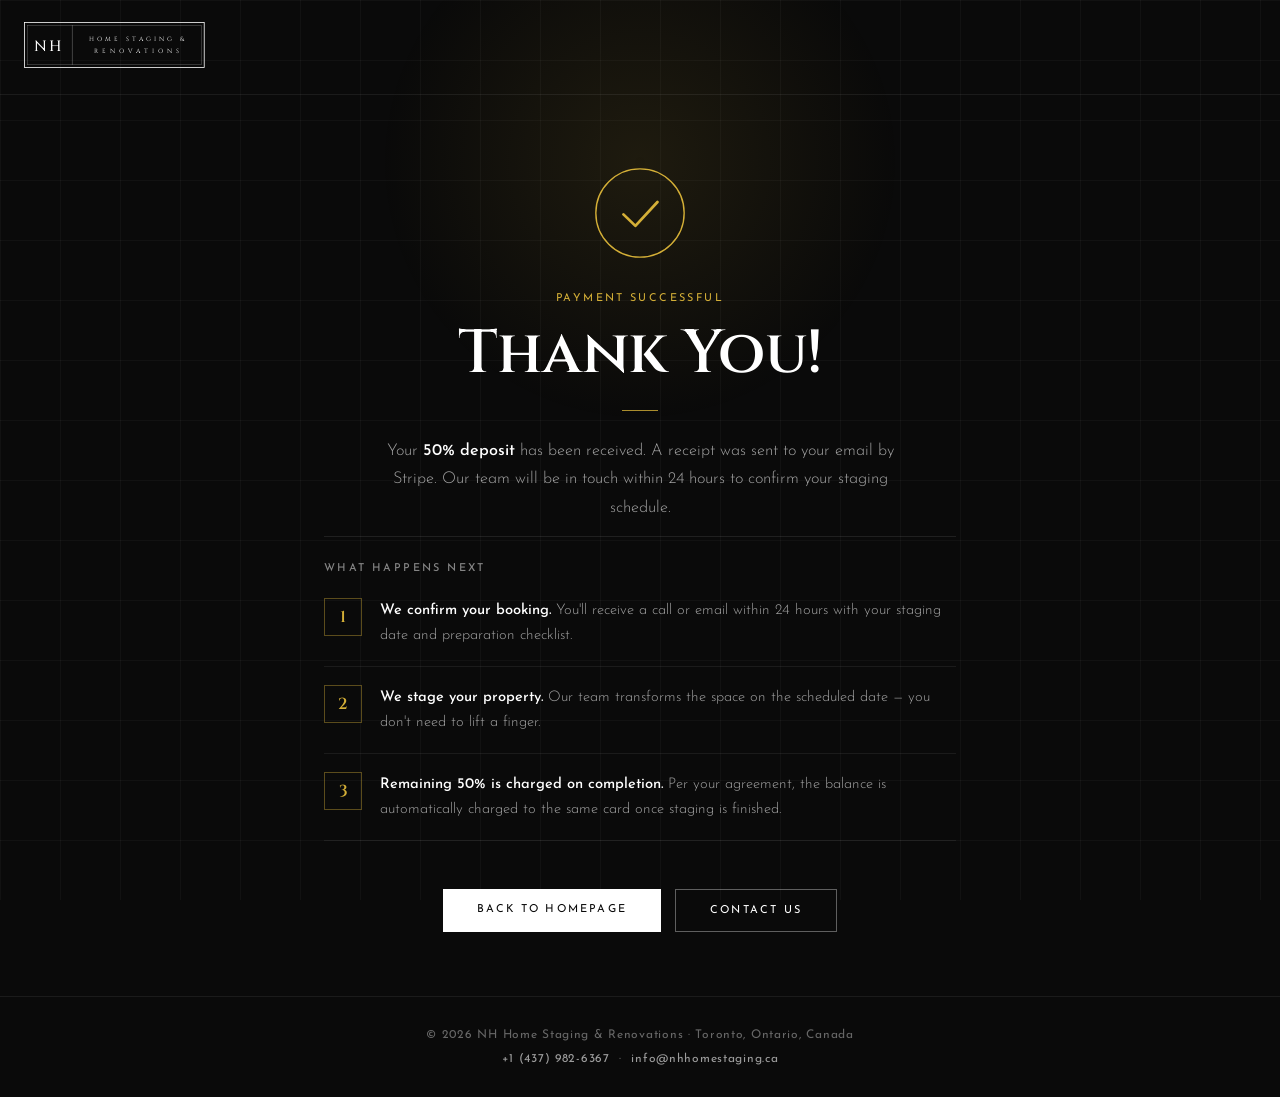
<file: thank-you.html>
<!DOCTYPE html>
<html lang="en">
<head>
    <meta charset="UTF-8">
    <meta name="viewport" content="width=device-width, initial-scale=1.0">
    <title>Thank You — Payment Received | NH Staging &amp; Renovations</title>
    <meta name="description" content="Thank you — your deposit payment to NH Staging & Renovations was received successfully.">
    <meta name="robots" content="noindex, nofollow">
    <meta name="theme-color" content="#0A0A0A">

    <link rel="icon" href="/images/logos/favicon.ico" sizes="48x48">
    <link rel="icon" href="/images/logos/favicon.svg" type="image/svg+xml">
    <link rel="apple-touch-icon" sizes="180x180" href="/images/logos/apple-touch-icon.png">

    <link rel="preconnect" href="https://fonts.googleapis.com">
    <link rel="preconnect" href="https://fonts.gstatic.com" crossorigin>
    <link href="https://fonts.googleapis.com/css2?family=Cinzel:wght@400;500;600;700&family=Josefin+Sans:ital,wght@0,300;0,400;0,500;0,600;0,700;1,300;1,400&display=swap" rel="stylesheet">

    <style>
        *, *::before, *::after { box-sizing: border-box; margin: 0; padding: 0; }
        html { -webkit-text-size-adjust: 100%; }
        body {
            font-family: 'Josefin Sans', sans-serif;
            background: #0A0A0A;
            color: #fff;
            min-height: 100vh;
            display: flex;
            flex-direction: column;
            opacity: 0;
            transition: opacity .6s ease;
        }
        body.loaded { opacity: 1; }

        /* Subtle grid backdrop, like the homepage hero */
        .backdrop {
            position: fixed; inset: 0; z-index: 0; pointer-events: none;
            background-image:
                linear-gradient(rgba(255,255,255,.035) 1px, transparent 1px),
                linear-gradient(90deg, rgba(255,255,255,.035) 1px, transparent 1px);
            background-size: 60px 60px;
        }
        .glow {
            position: fixed; z-index: 0; pointer-events: none;
            width: 520px; height: 520px; left: 50%; top: 18%;
            transform: translate(-50%, -50%);
            background: radial-gradient(closest-side, rgba(212,175,55,.10), transparent);
        }

        header {
            position: relative; z-index: 1;
            padding: 22px 24px;
            border-bottom: 1px solid rgba(255,255,255,.07);
        }
        header a { display: inline-block; }

        main {
            position: relative; z-index: 1;
            flex: 1;
            display: flex; flex-direction: column; align-items: center;
            text-align: center;
            padding: 72px 24px 64px;
            max-width: 680px;
            margin: 0 auto;
            width: 100%;
        }

        /* Animated gold check */
        .check-wrap { margin-bottom: 30px; }
        .check-ring {
            stroke-dasharray: 302; stroke-dashoffset: 302;
            animation: draw 1s cubic-bezier(.22,1,.36,1) .15s forwards;
        }
        .check-mark {
            stroke-dasharray: 60; stroke-dashoffset: 60;
            animation: draw .45s cubic-bezier(.22,1,.36,1) .9s forwards;
        }
        @keyframes draw { to { stroke-dashoffset: 0; } }

        .label {
            font-size: .68rem; letter-spacing: .22em; text-transform: uppercase;
            color: #D4AF37; margin-bottom: 18px;
        }
        h1 {
            font-family: 'Cinzel', serif;
            font-weight: 600;
            font-size: clamp(2.4rem, 6vw, 3.8rem);
            line-height: 1.08;
            letter-spacing: -0.01em;
            margin-bottom: 22px;
        }
        .divider {
            width: 36px; height: 1px; background: #D4AF37;
            margin-bottom: 26px; opacity: .8;
        }
        .lede {
            color: rgba(255,255,255,.62);
            font-size: 1.02rem; font-weight: 300; line-height: 1.75;
            max-width: 520px; margin-bottom: 14px;
        }
        .lede strong { color: #fff; font-weight: 500; }
        .ref {
            font-size: .78rem; color: rgba(255,255,255,.38);
            letter-spacing: .04em; margin-bottom: 46px;
            word-break: break-all;
        }
        .ref span { color: rgba(255,255,255,.6); }

        /* What happens next */
        .steps {
            width: 100%; text-align: left;
            border-top: 1px solid rgba(255,255,255,.09);
            margin-bottom: 48px;
        }
        .steps h2 {
            font-size: .68rem; letter-spacing: .22em; text-transform: uppercase;
            color: rgba(255,255,255,.5); font-weight: 500;
            padding: 26px 0 6px;
        }
        .step {
            display: flex; gap: 18px; align-items: flex-start;
            padding: 18px 0;
            border-bottom: 1px solid rgba(255,255,255,.07);
        }
        .step-num {
            font-family: 'Cinzel', serif; color: #D4AF37;
            font-size: 1rem; font-weight: 600;
            border: 1px solid rgba(212,175,55,.4);
            width: 38px; height: 38px; flex-shrink: 0;
            display: flex; align-items: center; justify-content: center;
        }
        .step p { color: rgba(255,255,255,.62); font-size: .92rem; line-height: 1.7; font-weight: 300; }
        .step p strong { color: #fff; font-weight: 500; }

        /* Buttons */
        .actions { display: flex; flex-direction: column; gap: 14px; width: 100%; max-width: 340px; }
        @media (min-width: 480px) { .actions { flex-direction: row; justify-content: center; max-width: none; } }
        .btn {
            display: inline-block; text-decoration: none; cursor: pointer;
            padding: 15px 34px;
            font-family: 'Josefin Sans', sans-serif;
            font-size: 11px; letter-spacing: .2em; text-transform: uppercase;
            transition: background .2s, color .2s, transform .2s;
            text-align: center;
        }
        .btn-solid { background: #fff; color: #0A0A0A; }
        .btn-solid:hover { background: #D4AF37; color: #0A0A0A; transform: translateY(-1px); }
        .btn-outline { border: 1px solid rgba(255,255,255,.35); color: #fff; }
        .btn-outline:hover { background: #fff; color: #0A0A0A; }

        footer {
            position: relative; z-index: 1;
            border-top: 1px solid rgba(255,255,255,.07);
            padding: 26px 24px;
            text-align: center;
        }
        footer p { color: rgba(255,255,255,.38); font-size: .75rem; letter-spacing: .06em; line-height: 2; }
        footer a { color: rgba(255,255,255,.6); text-decoration: none; }
        footer a:hover { color: #D4AF37; }

        @media (prefers-reduced-motion: reduce) {
            body { opacity: 1; transition: none; }
            .check-ring, .check-mark { animation: none; stroke-dashoffset: 0; }
        }
    </style>
</head>
<body>

<div class="backdrop" aria-hidden="true"></div>
<div class="glow" aria-hidden="true"></div>

<header>
    <a href="/" aria-label="NH Home Staging &amp; Renovations — home">
        <svg xmlns="http://www.w3.org/2000/svg" viewBox="0 0 228 58" height="46" role="img" aria-label="NH Home Staging &amp; Renovations logo">
            <rect x="0.75" y="0.75" width="226.5" height="56.5" fill="none" stroke="white" stroke-width="1"/>
            <rect x="4" y="4" width="220" height="50" fill="none" stroke="white" stroke-width="0.45" opacity="0.5"/>
            <line x1="61" y1="4" x2="61" y2="54" stroke="white" stroke-width="0.6" opacity="0.5"/>
            <text x="30.5" y="37" font-family="Cinzel, serif" font-size="19" font-weight="500" fill="white" text-anchor="middle" letter-spacing="1.5">NH</text>
            <text x="144" y="24.5" font-family="Cinzel, serif" font-size="7.8" font-weight="400" fill="white" text-anchor="middle" letter-spacing="3.8">HOME STAGING &amp;</text>
            <text x="144" y="39.5" font-family="Cinzel, serif" font-size="7.8" font-weight="400" fill="white" text-anchor="middle" letter-spacing="5">RENOVATIONS</text>
        </svg>
    </a>
</header>

<main>
    <div class="check-wrap" aria-hidden="true">
        <svg width="92" height="92" viewBox="0 0 100 100" fill="none">
            <circle class="check-ring" cx="50" cy="50" r="48" stroke="#D4AF37" stroke-width="1.5"/>
            <path class="check-mark" d="M32 51.5 L45 64 L69 38" stroke="#D4AF37" stroke-width="3" stroke-linecap="round" stroke-linejoin="round"/>
        </svg>
    </div>

    <p class="label">Payment Successful</p>
    <h1>Thank You!</h1>
    <div class="divider" aria-hidden="true"></div>

    <p class="lede">
        Your <strong>50% deposit</strong> has been received. A receipt was sent to your email by Stripe.
        Our team will be in touch within 24 hours to confirm your staging schedule.
    </p>
    <p class="ref" id="ref-row">Payment reference: <span id="ref-id"></span></p>

    <div class="steps">
        <h2>What happens next</h2>
        <div class="step">
            <div class="step-num">1</div>
            <p><strong>We confirm your booking.</strong> You'll receive a call or email within 24 hours with your staging date and preparation checklist.</p>
        </div>
        <div class="step">
            <div class="step-num">2</div>
            <p><strong>We stage your property.</strong> Our team transforms the space on the scheduled date — you don't need to lift a finger.</p>
        </div>
        <div class="step">
            <div class="step-num">3</div>
            <p><strong>Remaining 50% is charged on completion.</strong> Per your agreement, the balance is automatically charged to the same card once staging is finished.</p>
        </div>
    </div>

    <div class="actions">
        <a class="btn btn-solid" href="/">Back to Homepage</a>
        <a class="btn btn-outline" href="/#contact">Contact Us</a>
    </div>
</main>

<footer>
    <p>
        &copy; 2026 NH Home Staging &amp; Renovations · Toronto, Ontario, Canada<br>
        <a href="tel:+14379826367">+1 (437) 982-6367</a> &nbsp;·&nbsp; <a href="mailto:info@nhhomestaging.ca">info@nhhomestaging.ca</a>
    </p>
</footer>

<script>
(function () {
    document.body.classList.add('loaded');
    // Stripe appends ?session_id={CHECKOUT_SESSION_ID} — show it as a payment reference.
    var sid = new URLSearchParams(window.location.search).get('session_id');
    var row = document.getElementById('ref-row');
    if (sid) {
        document.getElementById('ref-id').textContent = sid;
    } else if (row) {
        row.style.display = 'none';
    }
})();
</script>

</body>
</html>
</file>
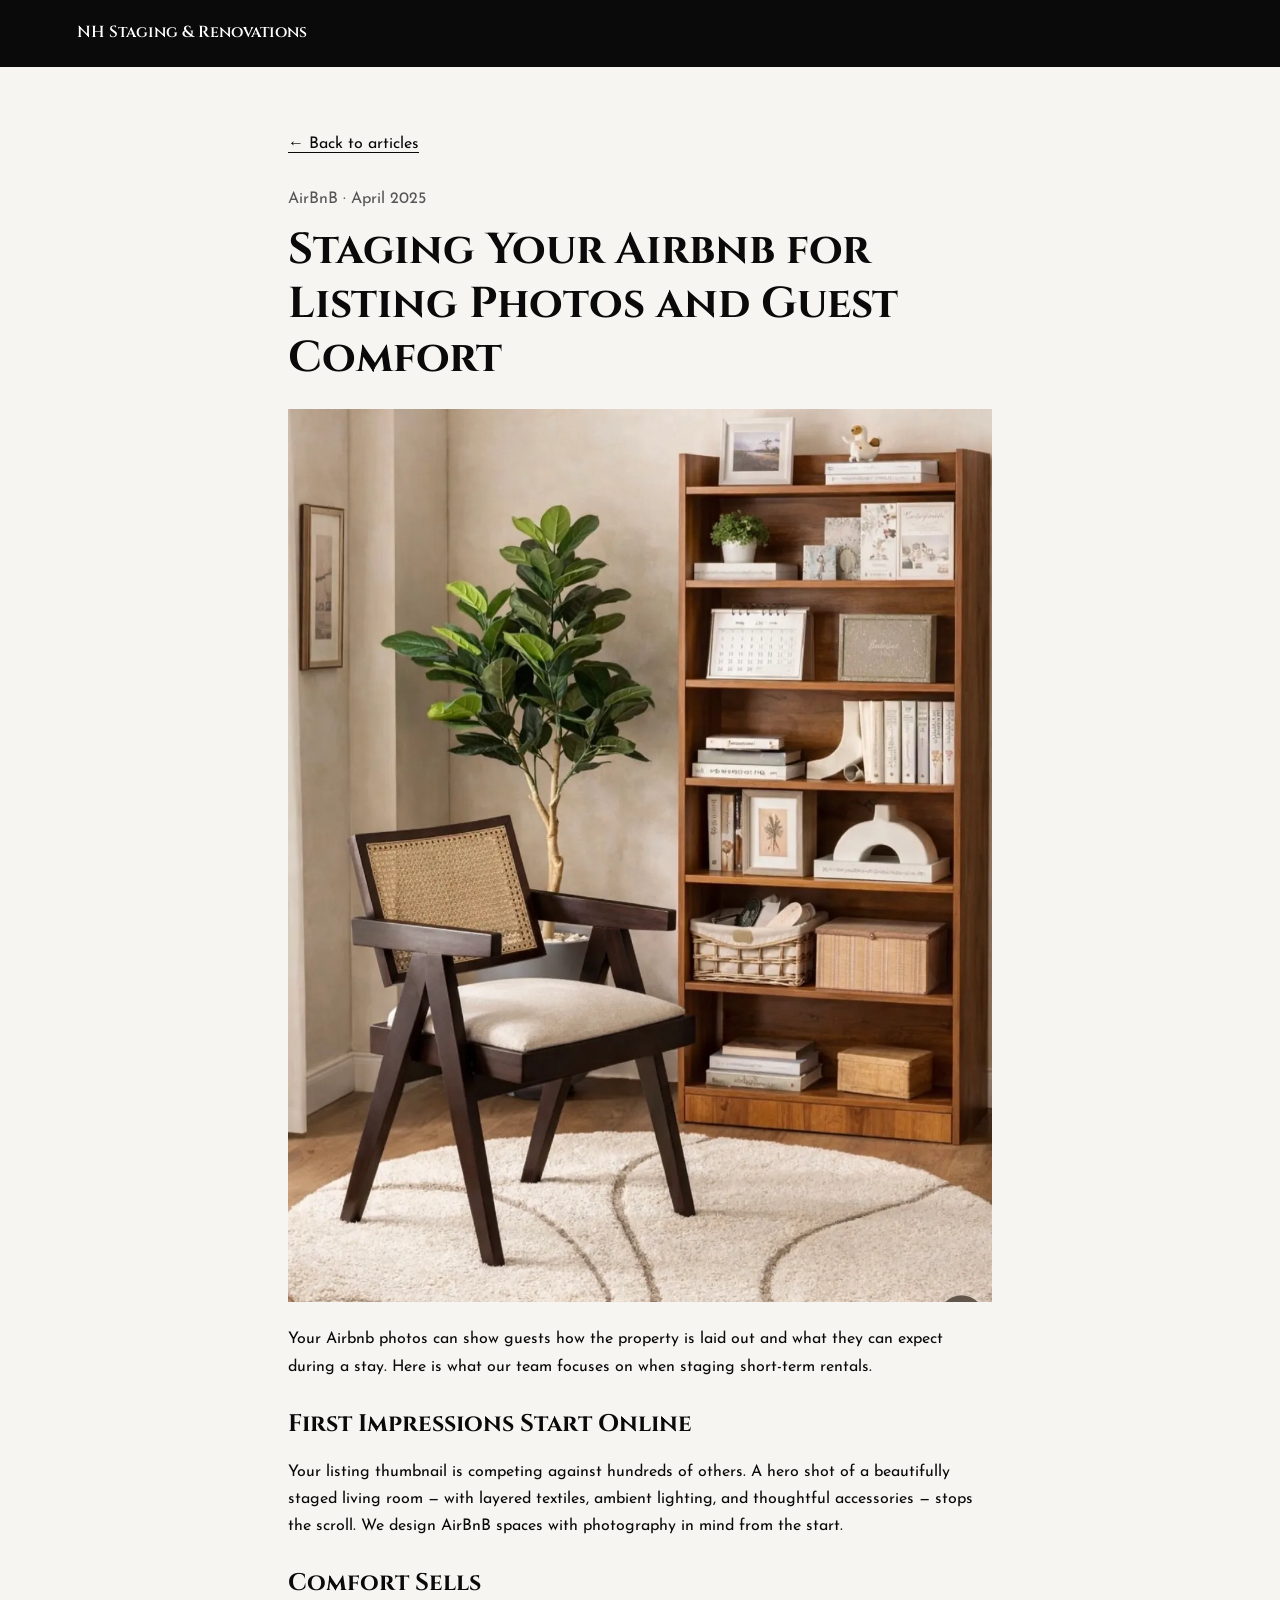
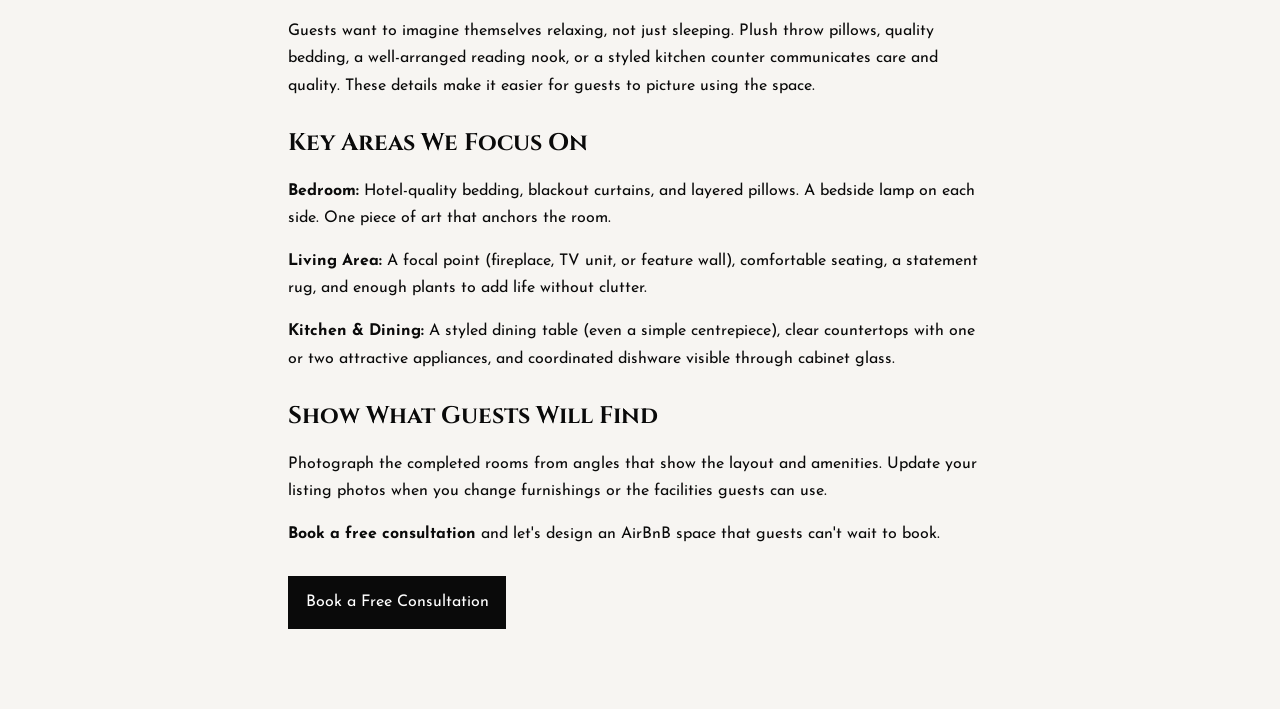
<file: blog/airbnb-staging-tips.html>
<!DOCTYPE html>
<html lang="en-CA">
<head>
    <meta charset="UTF-8">
    <meta name="viewport" content="width=device-width, initial-scale=1">
    <title>Staging Your Airbnb for Listing Photos and Guest Comfort | NH Staging</title>
    <meta name="description" content="Practical staging tips for short-term rentals, from planning the main listing photo to styling bedrooms and living areas.">
    <link rel="canonical" href="https://nhhomestaging.ca/blog/airbnb-staging-tips.html">
    <link rel="icon" href="../images/logos/favicon.svg" type="image/svg+xml">
    <link rel="stylesheet" href="article.css">
</head>
<body>
    <header class="site-header">
        <a href="../">NH Staging &amp; Renovations</a>
    </header>
    <main>
        <article>
            <a class="back-link" href="../#blog">← Back to articles</a>
            <header>
                <p class="article-meta">AirBnB · April 2025</p>
                <h1>Staging Your Airbnb for Listing Photos and Guest Comfort</h1>
            </header>
            <img class="article-image" src="../images/blog/IMG_5515.webp" alt="AirBnB staging tips" width="800" height="450">
            <div class="article-body">
                <p>Your Airbnb photos can show guests how the property is laid out and what they can expect during a stay. Here is what our team focuses on when staging short-term rentals.</p>

                <h2>First Impressions Start Online</h2>
                <p>Your listing thumbnail is competing against hundreds of others. A hero shot of a beautifully staged living room — with layered textiles, ambient lighting, and thoughtful accessories — stops the scroll. We design AirBnB spaces with photography in mind from the start.</p>

                <h2>Comfort Sells</h2>
                <p>Guests want to imagine themselves relaxing, not just sleeping. Plush throw pillows, quality bedding, a well-arranged reading nook, or a styled kitchen counter communicates care and quality. These details make it easier for guests to picture using the space.</p>

                <h2>Key Areas We Focus On</h2>
                <p><strong>Bedroom:</strong> Hotel-quality bedding, blackout curtains, and layered pillows. A bedside lamp on each side. One piece of art that anchors the room.</p>
                <p><strong>Living Area:</strong> A focal point (fireplace, TV unit, or feature wall), comfortable seating, a statement rug, and enough plants to add life without clutter.</p>
                <p><strong>Kitchen & Dining:</strong> A styled dining table (even a simple centrepiece), clear countertops with one or two attractive appliances, and coordinated dishware visible through cabinet glass.</p>

                <h2>Show What Guests Will Find</h2>
                <p>Photograph the completed rooms from angles that show the layout and amenities. Update your listing photos when you change furnishings or the facilities guests can use.</p>

                <p><strong>Book a free consultation</strong> and let's design an AirBnB space that guests can't wait to book.</p>
            </div>
            <a class="consultation" href="../#contact">Book a Free Consultation</a>
        </article>
    </main>
</body>
</html>
</file>
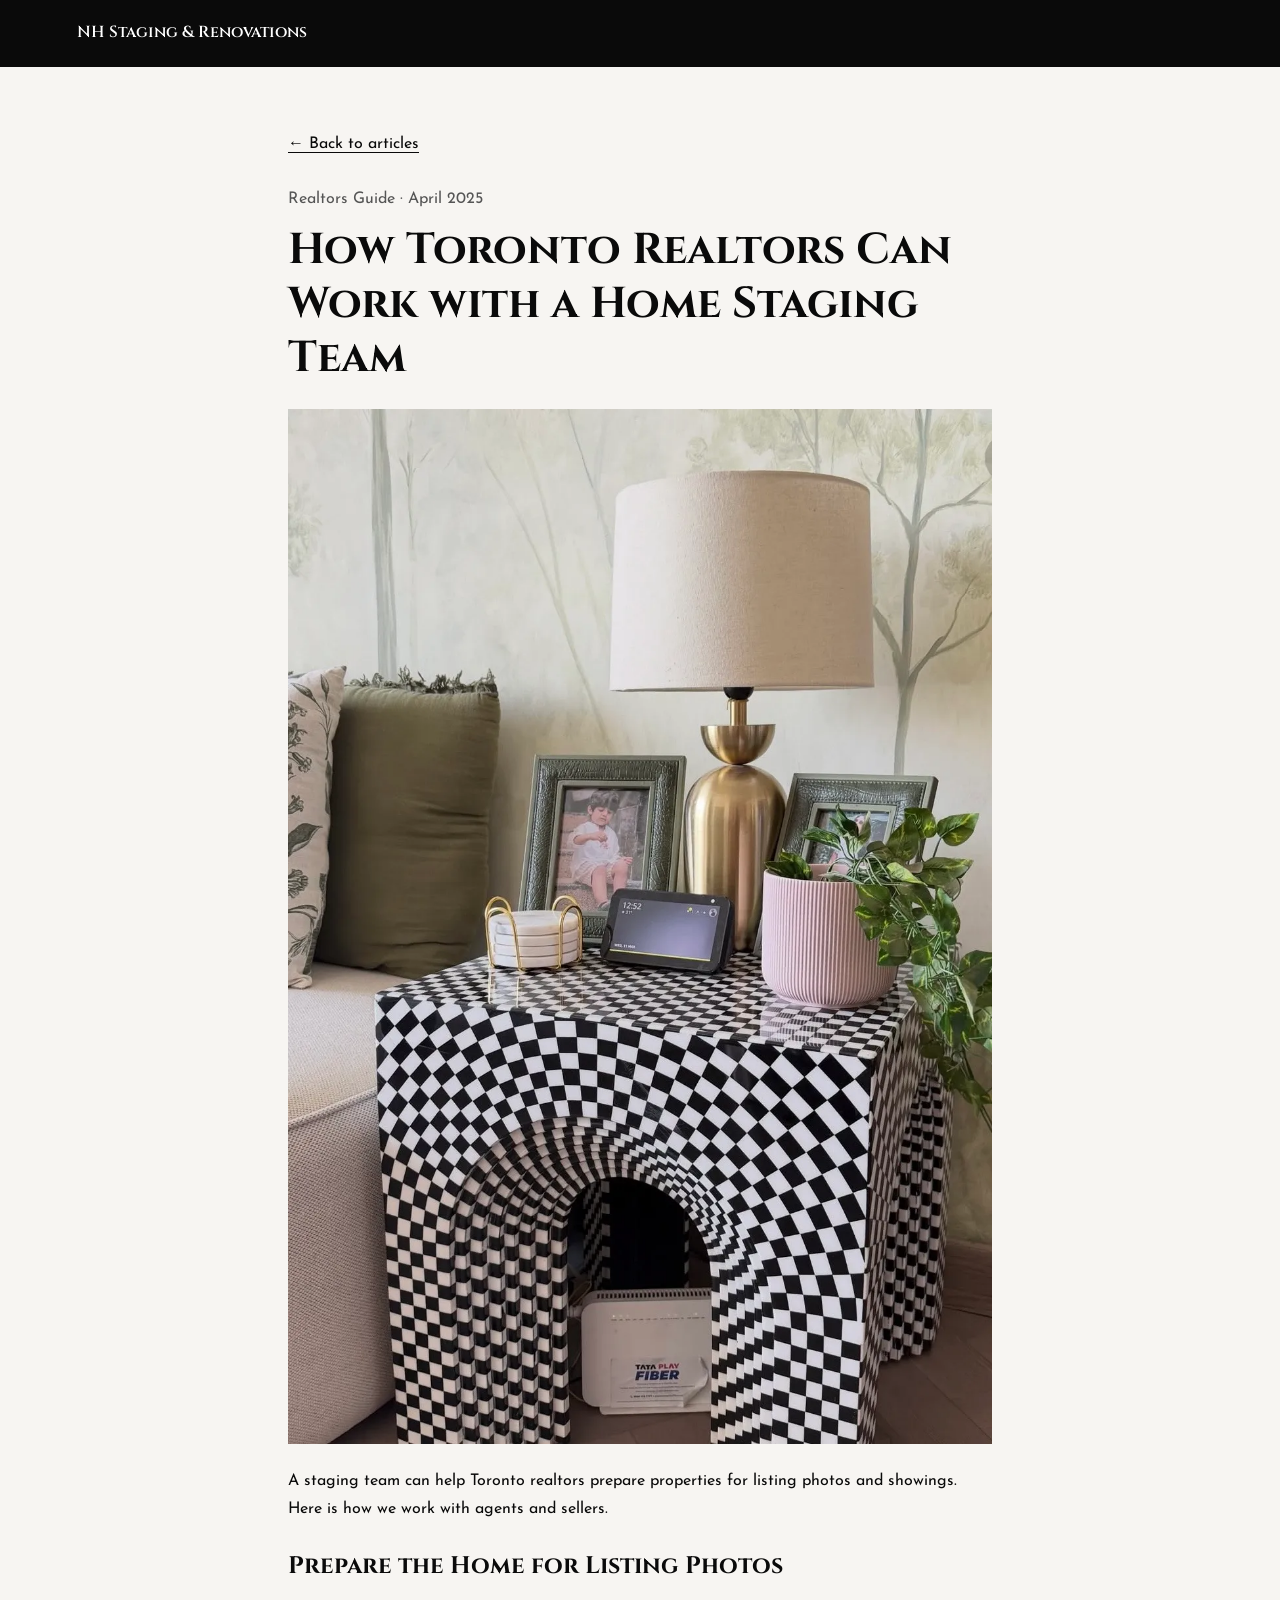
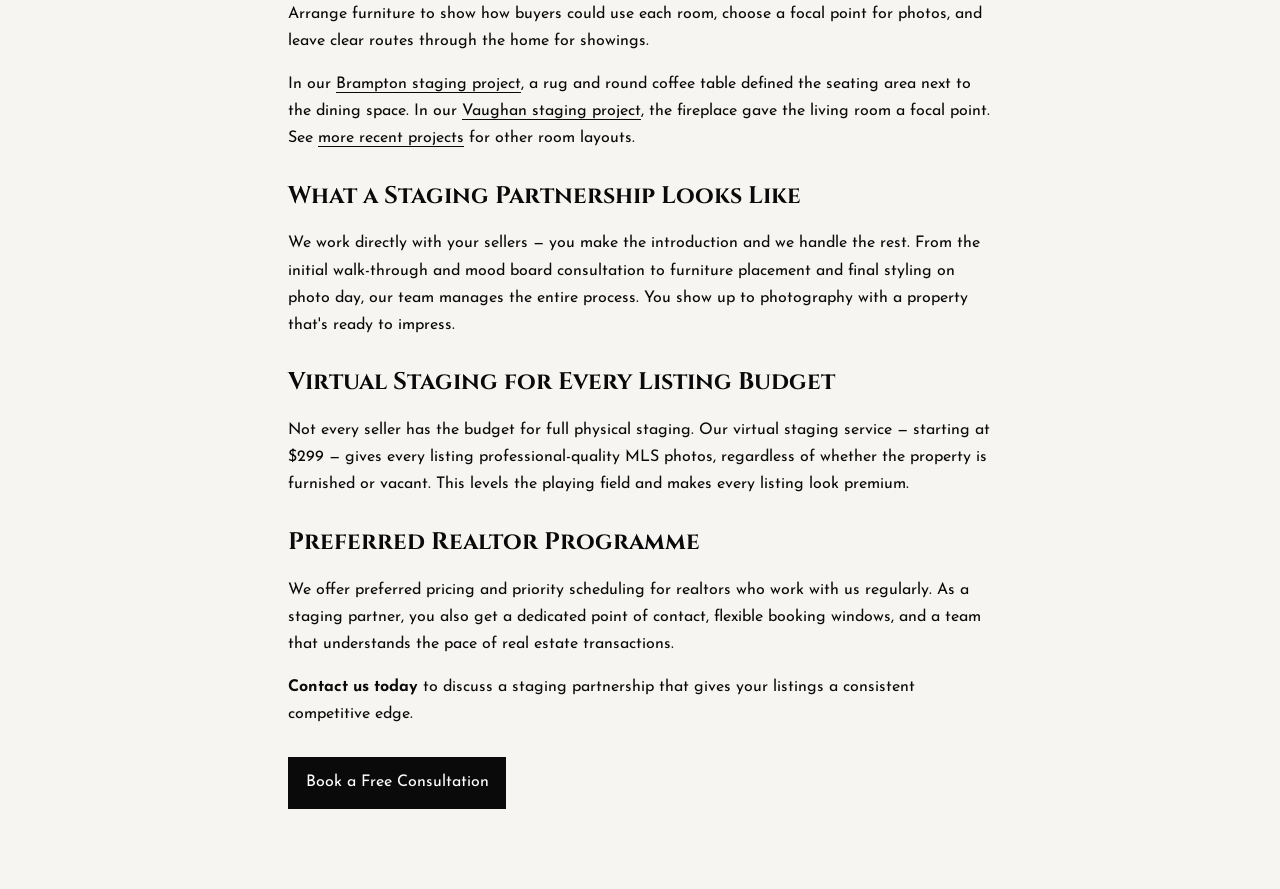
<file: blog/home-staging-for-toronto-realtors.html>
<!DOCTYPE html>
<html lang="en-CA">
<head>
    <meta charset="UTF-8">
    <meta name="viewport" content="width=device-width, initial-scale=1">
    <title>How Toronto Realtors Can Work with a Home Staging Team | NH Staging</title>
    <meta name="description" content="See how a staging team can help Toronto realtors prepare a property for listing photos, from the walkthrough to final styling.">
    <link rel="canonical" href="https://nhhomestaging.ca/blog/home-staging-for-toronto-realtors.html">
    <link rel="icon" href="../images/logos/favicon.svg" type="image/svg+xml">
    <link rel="stylesheet" href="article.css">
</head>
<body>
    <header class="site-header">
        <a href="../">NH Staging &amp; Renovations</a>
    </header>
    <main>
        <article>
            <a class="back-link" href="../#blog">← Back to articles</a>
            <header>
                <p class="article-meta">Realtors Guide · April 2025</p>
                <h1>How Toronto Realtors Can Work with a Home Staging Team</h1>
            </header>
            <img class="article-image" src="../images/blog/IMG_5499.webp" alt="Realtor staging guide" width="800" height="450">
            <div class="article-body">
                <p>A staging team can help Toronto realtors prepare properties for listing photos and showings. Here is how we work with agents and sellers.</p>

                <h2>Prepare the Home for Listing Photos</h2>
                <p>Arrange furniture to show how buyers could use each room, choose a focal point for photos, and leave clear routes through the home for showings.</p>
                <p>In our <a href="../#brampton-marchbank-crescent">Brampton staging project</a>, a rug and round coffee table defined the seating area next to the dining space. In our <a href="../#vaughan-hopewell-street">Vaughan staging project</a>, the fireplace gave the living room a focal point. See <a href="../#recent-staging-projects">more recent projects</a> for other room layouts.</p>

                <h2>What a Staging Partnership Looks Like</h2>
                <p>We work directly with your sellers — you make the introduction and we handle the rest. From the initial walk-through and mood board consultation to furniture placement and final styling on photo day, our team manages the entire process. You show up to photography with a property that's ready to impress.</p>

                <h2>Virtual Staging for Every Listing Budget</h2>
                <p>Not every seller has the budget for full physical staging. Our virtual staging service — starting at $299 — gives every listing professional-quality MLS photos, regardless of whether the property is furnished or vacant. This levels the playing field and makes every listing look premium.</p>

                <h2>Preferred Realtor Programme</h2>
                <p>We offer preferred pricing and priority scheduling for realtors who work with us regularly. As a staging partner, you also get a dedicated point of contact, flexible booking windows, and a team that understands the pace of real estate transactions.</p>

                <p><strong>Contact us today</strong> to discuss a staging partnership that gives your listings a consistent competitive edge.</p>
            </div>
            <a class="consultation" href="../#contact">Book a Free Consultation</a>
        </article>
    </main>
</body>
</html>
</file>
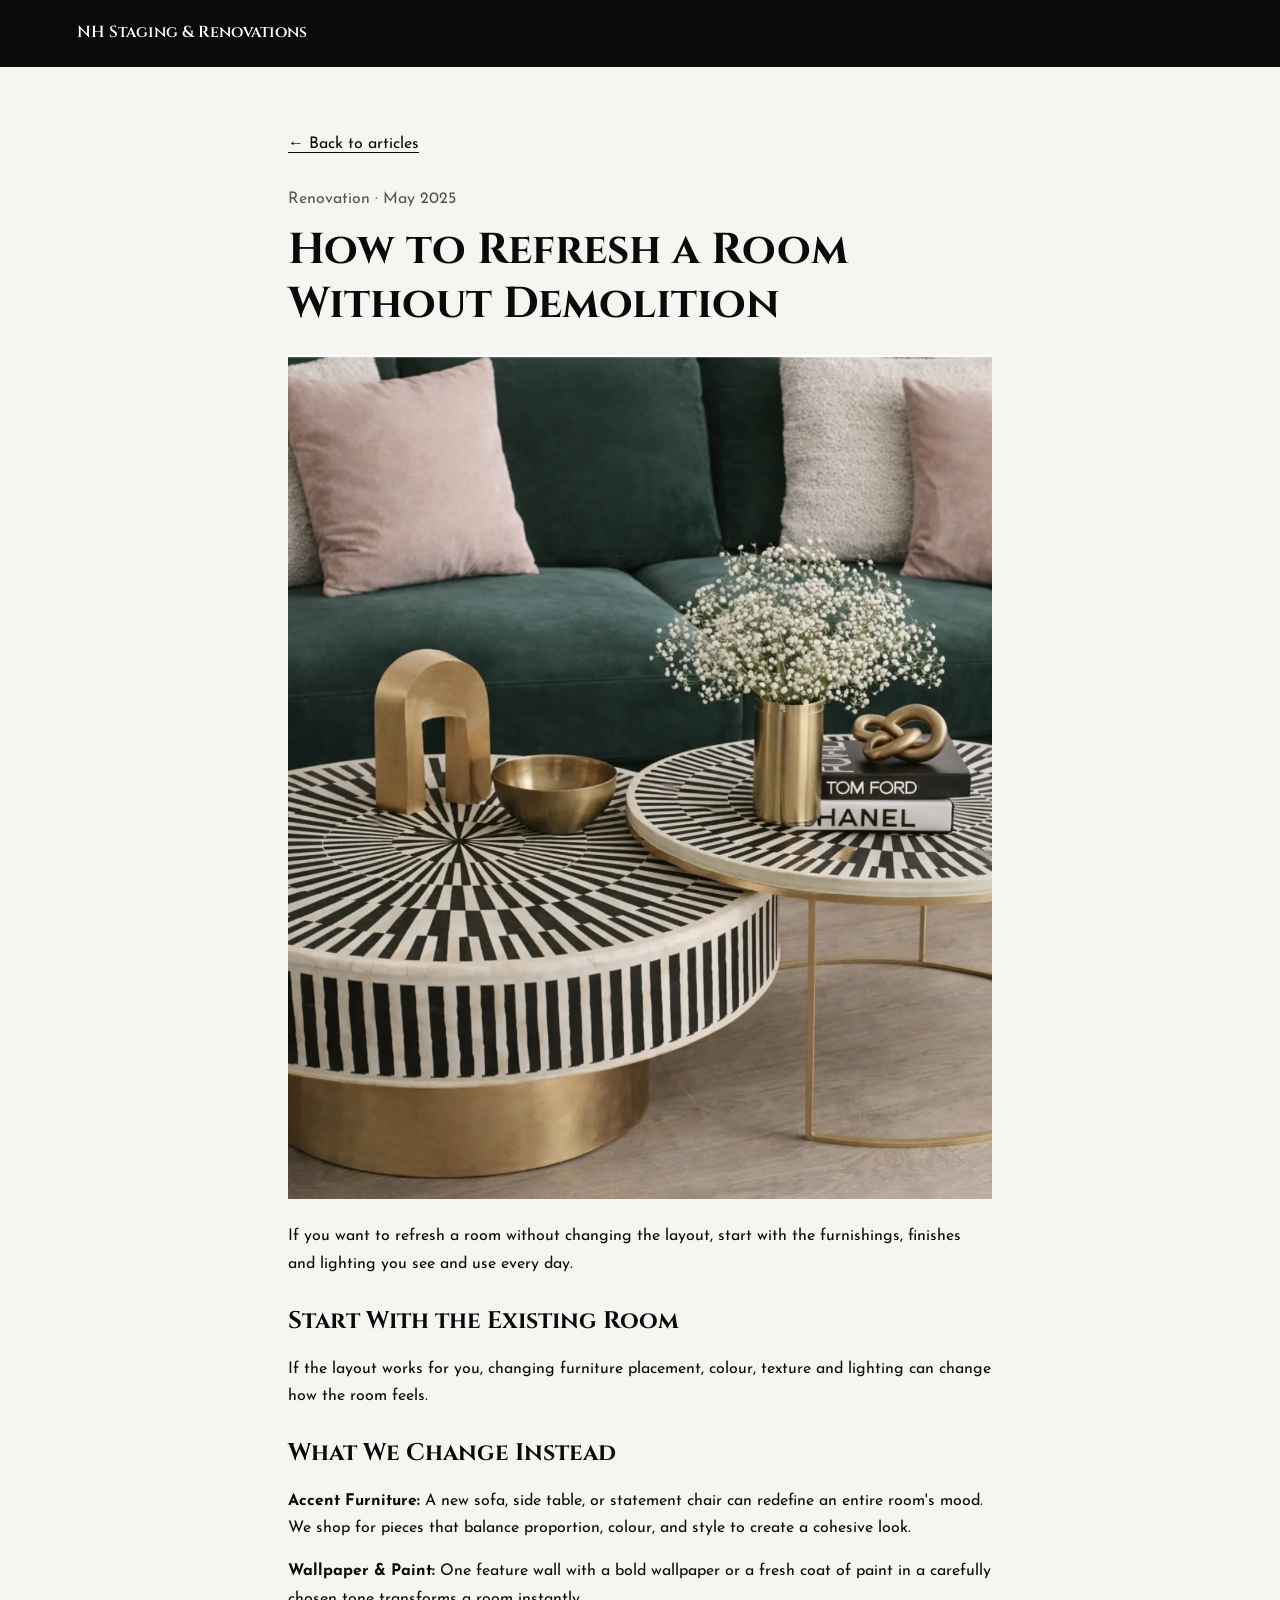
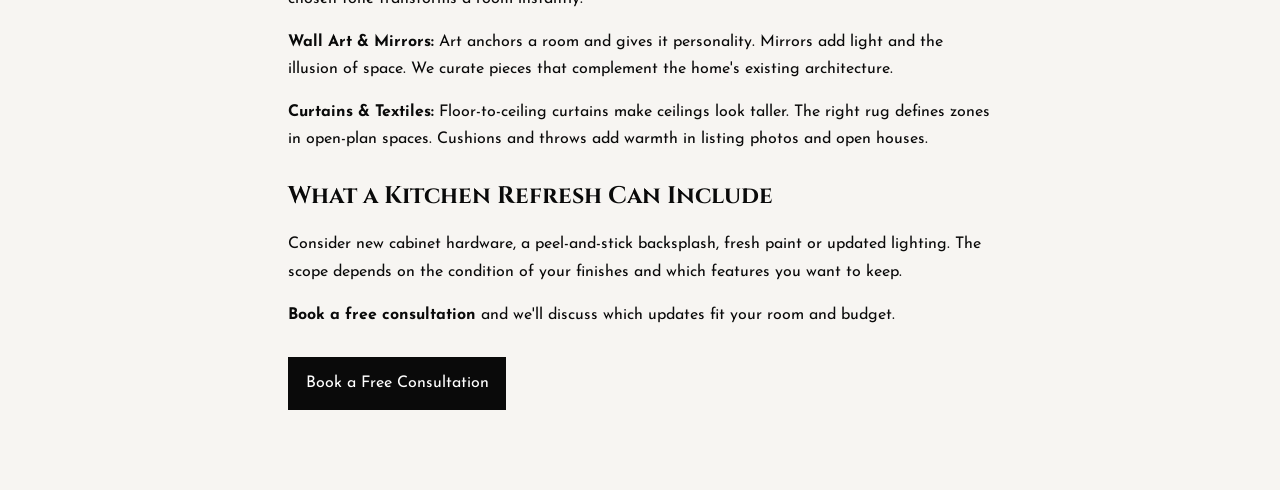
<file: blog/renovation-without-demolition.html>
<!DOCTYPE html>
<html lang="en-CA">
<head>
    <meta charset="UTF-8">
    <meta name="viewport" content="width=device-width, initial-scale=1">
    <title>How to Refresh a Room Without Demolition | NH Staging</title>
    <meta name="description" content="Refresh a room with furniture, paint, wallpaper, art and textiles while keeping the existing layout.">
    <link rel="canonical" href="https://nhhomestaging.ca/blog/renovation-without-demolition.html">
    <link rel="icon" href="../images/logos/favicon.svg" type="image/svg+xml">
    <link rel="stylesheet" href="article.css">
</head>
<body>
    <header class="site-header">
        <a href="../">NH Staging &amp; Renovations</a>
    </header>
    <main>
        <article>
            <a class="back-link" href="../#blog">← Back to articles</a>
            <header>
                <p class="article-meta">Renovation · May 2025</p>
                <h1>How to Refresh a Room Without Demolition</h1>
            </header>
            <img class="article-image" src="../images/blog/IMG_5498%281%29.webp" alt="Renovation without demolition" width="800" height="450">
            <div class="article-body">
                <p>If you want to refresh a room without changing the layout, start with the furnishings, finishes and lighting you see and use every day.</p>

                <h2>Start With the Existing Room</h2>
                <p>If the layout works for you, changing furniture placement, colour, texture and lighting can change how the room feels.</p>

                <h2>What We Change Instead</h2>
                <p><strong>Accent Furniture:</strong> A new sofa, side table, or statement chair can redefine an entire room's mood. We shop for pieces that balance proportion, colour, and style to create a cohesive look.</p>
                <p><strong>Wallpaper & Paint:</strong> One feature wall with a bold wallpaper or a fresh coat of paint in a carefully chosen tone transforms a room instantly.</p>
                <p><strong>Wall Art & Mirrors:</strong> Art anchors a room and gives it personality. Mirrors add light and the illusion of space. We curate pieces that complement the home's existing architecture.</p>
                <p><strong>Curtains & Textiles:</strong> Floor-to-ceiling curtains make ceilings look taller. The right rug defines zones in open-plan spaces. Cushions and throws add warmth in listing photos and open houses.</p>

                <h2>What a Kitchen Refresh Can Include</h2>
                <p>Consider new cabinet hardware, a peel-and-stick backsplash, fresh paint or updated lighting. The scope depends on the condition of your finishes and which features you want to keep.</p>

                <p><strong>Book a free consultation</strong> and we'll discuss which updates fit your room and budget.</p>
            </div>
            <a class="consultation" href="../#contact">Book a Free Consultation</a>
        </article>
    </main>
</body>
</html>
</file>
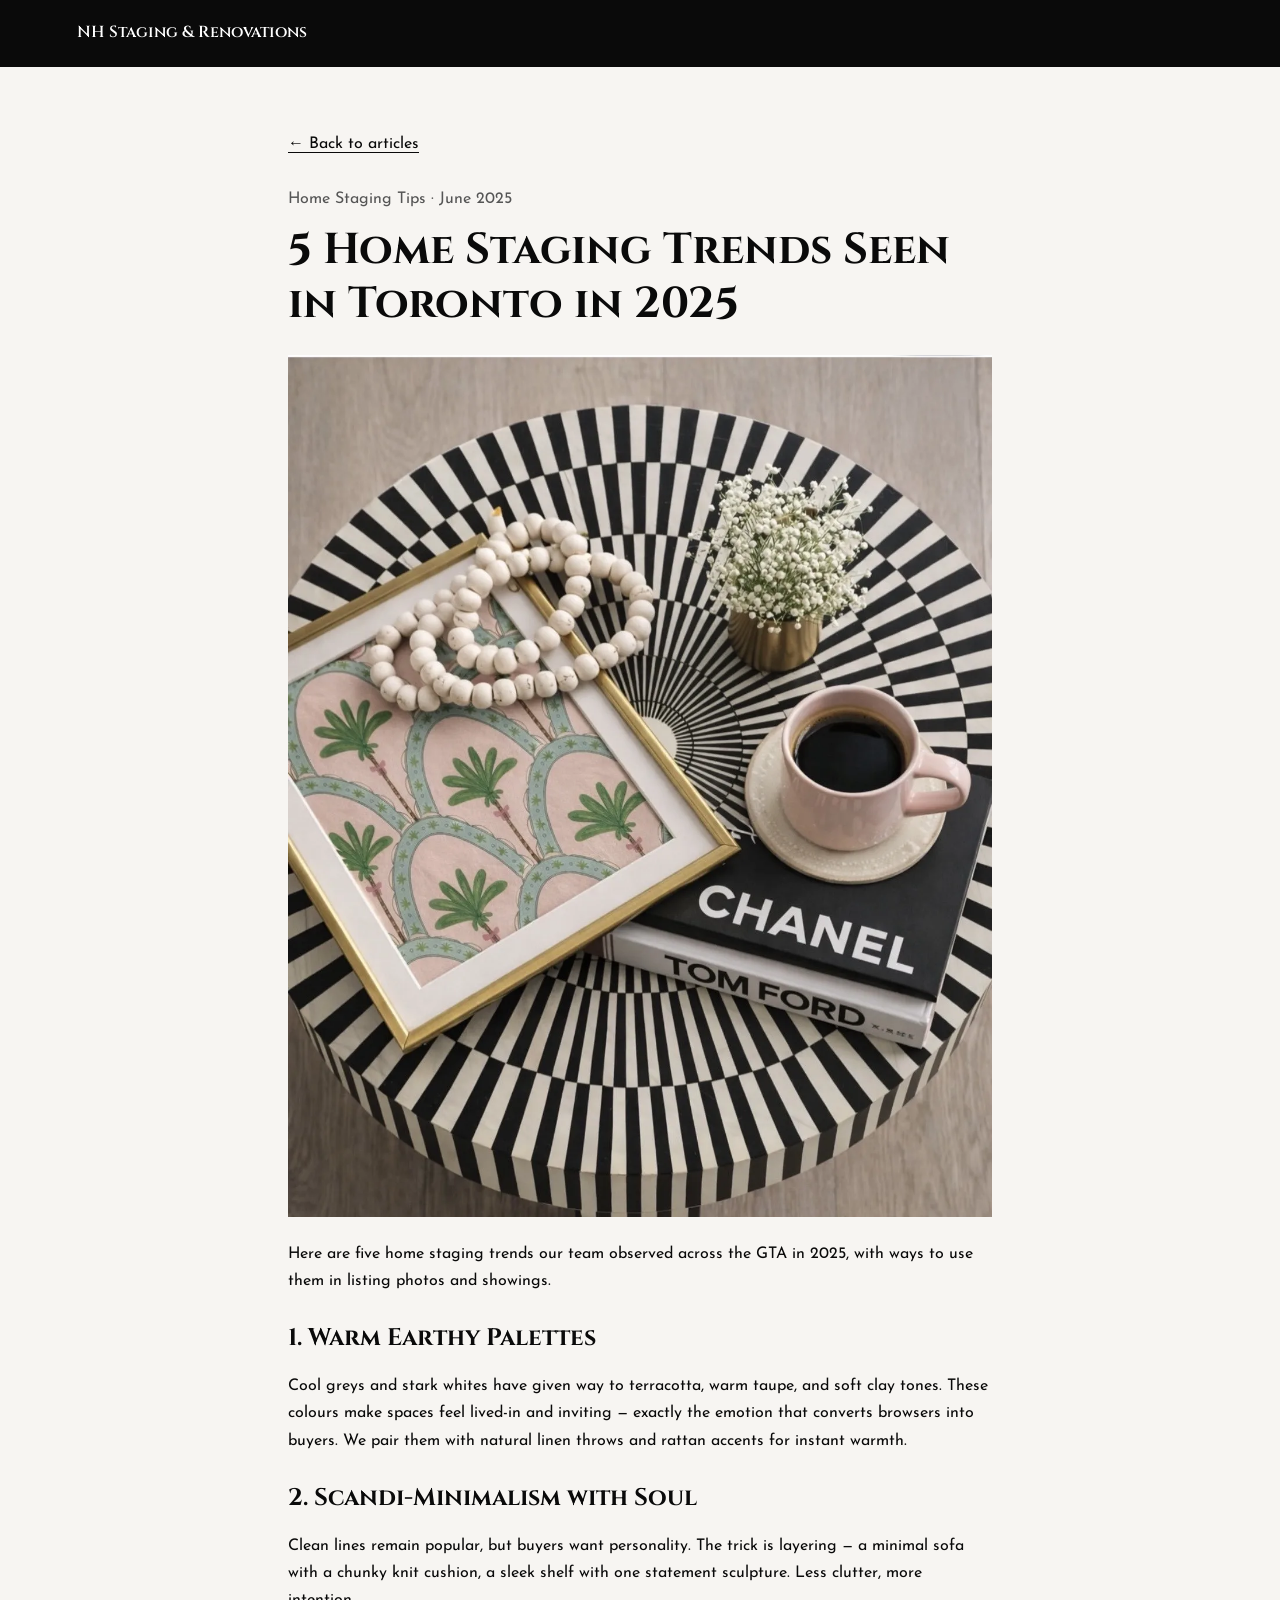
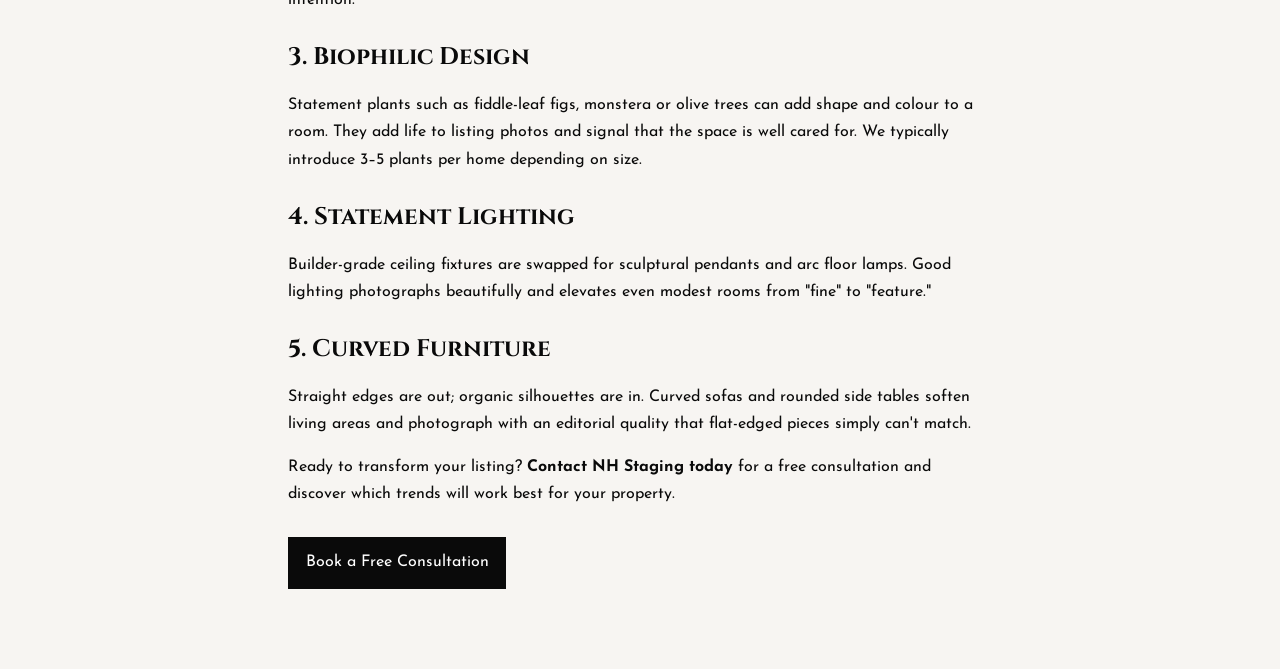
<file: blog/toronto-home-staging-trends-2025.html>
<!DOCTYPE html>
<html lang="en-CA">
<head>
    <meta charset="UTF-8">
    <meta name="viewport" content="width=device-width, initial-scale=1">
    <title>5 Home Staging Trends Seen in Toronto in 2025 | NH Staging</title>
    <meta name="description" content="Five home staging trends NH Staging saw in Toronto in 2025, from warm earthy palettes to curved furniture.">
    <link rel="canonical" href="https://nhhomestaging.ca/blog/toronto-home-staging-trends-2025.html">
    <link rel="icon" href="../images/logos/favicon.svg" type="image/svg+xml">
    <link rel="stylesheet" href="article.css">
</head>
<body>
    <header class="site-header">
        <a href="../">NH Staging &amp; Renovations</a>
    </header>
    <main>
        <article>
            <a class="back-link" href="../#blog">← Back to articles</a>
            <header>
                <p class="article-meta">Home Staging Tips · June 2025</p>
                <h1>5 Home Staging Trends Seen in Toronto in 2025</h1>
            </header>
            <img class="article-image" src="../images/blog/IMG_5496%281%29.webp" alt="Home staging tips" width="800" height="450">
            <div class="article-body">
                <p>Here are five home staging trends our team observed across the GTA in 2025, with ways to use them in listing photos and showings.</p>

                <h2>1. Warm Earthy Palettes</h2>
                <p>Cool greys and stark whites have given way to terracotta, warm taupe, and soft clay tones. These colours make spaces feel lived-in and inviting — exactly the emotion that converts browsers into buyers. We pair them with natural linen throws and rattan accents for instant warmth.</p>

                <h2>2. Scandi-Minimalism with Soul</h2>
                <p>Clean lines remain popular, but buyers want personality. The trick is layering — a minimal sofa with a chunky knit cushion, a sleek shelf with one statement sculpture. Less clutter, more intention.</p>

                <h2>3. Biophilic Design</h2>
                <p>Statement plants such as fiddle-leaf figs, monstera or olive trees can add shape and colour to a room. They add life to listing photos and signal that the space is well cared for. We typically introduce 3–5 plants per home depending on size.</p>

                <h2>4. Statement Lighting</h2>
                <p>Builder-grade ceiling fixtures are swapped for sculptural pendants and arc floor lamps. Good lighting photographs beautifully and elevates even modest rooms from "fine" to "feature."</p>

                <h2>5. Curved Furniture</h2>
                <p>Straight edges are out; organic silhouettes are in. Curved sofas and rounded side tables soften living areas and photograph with an editorial quality that flat-edged pieces simply can't match.</p>

                <p>Ready to transform your listing? <strong>Contact NH Staging today</strong> for a free consultation and discover which trends will work best for your property.</p>
            </div>
            <a class="consultation" href="../#contact">Book a Free Consultation</a>
        </article>
    </main>
</body>
</html>
</file>
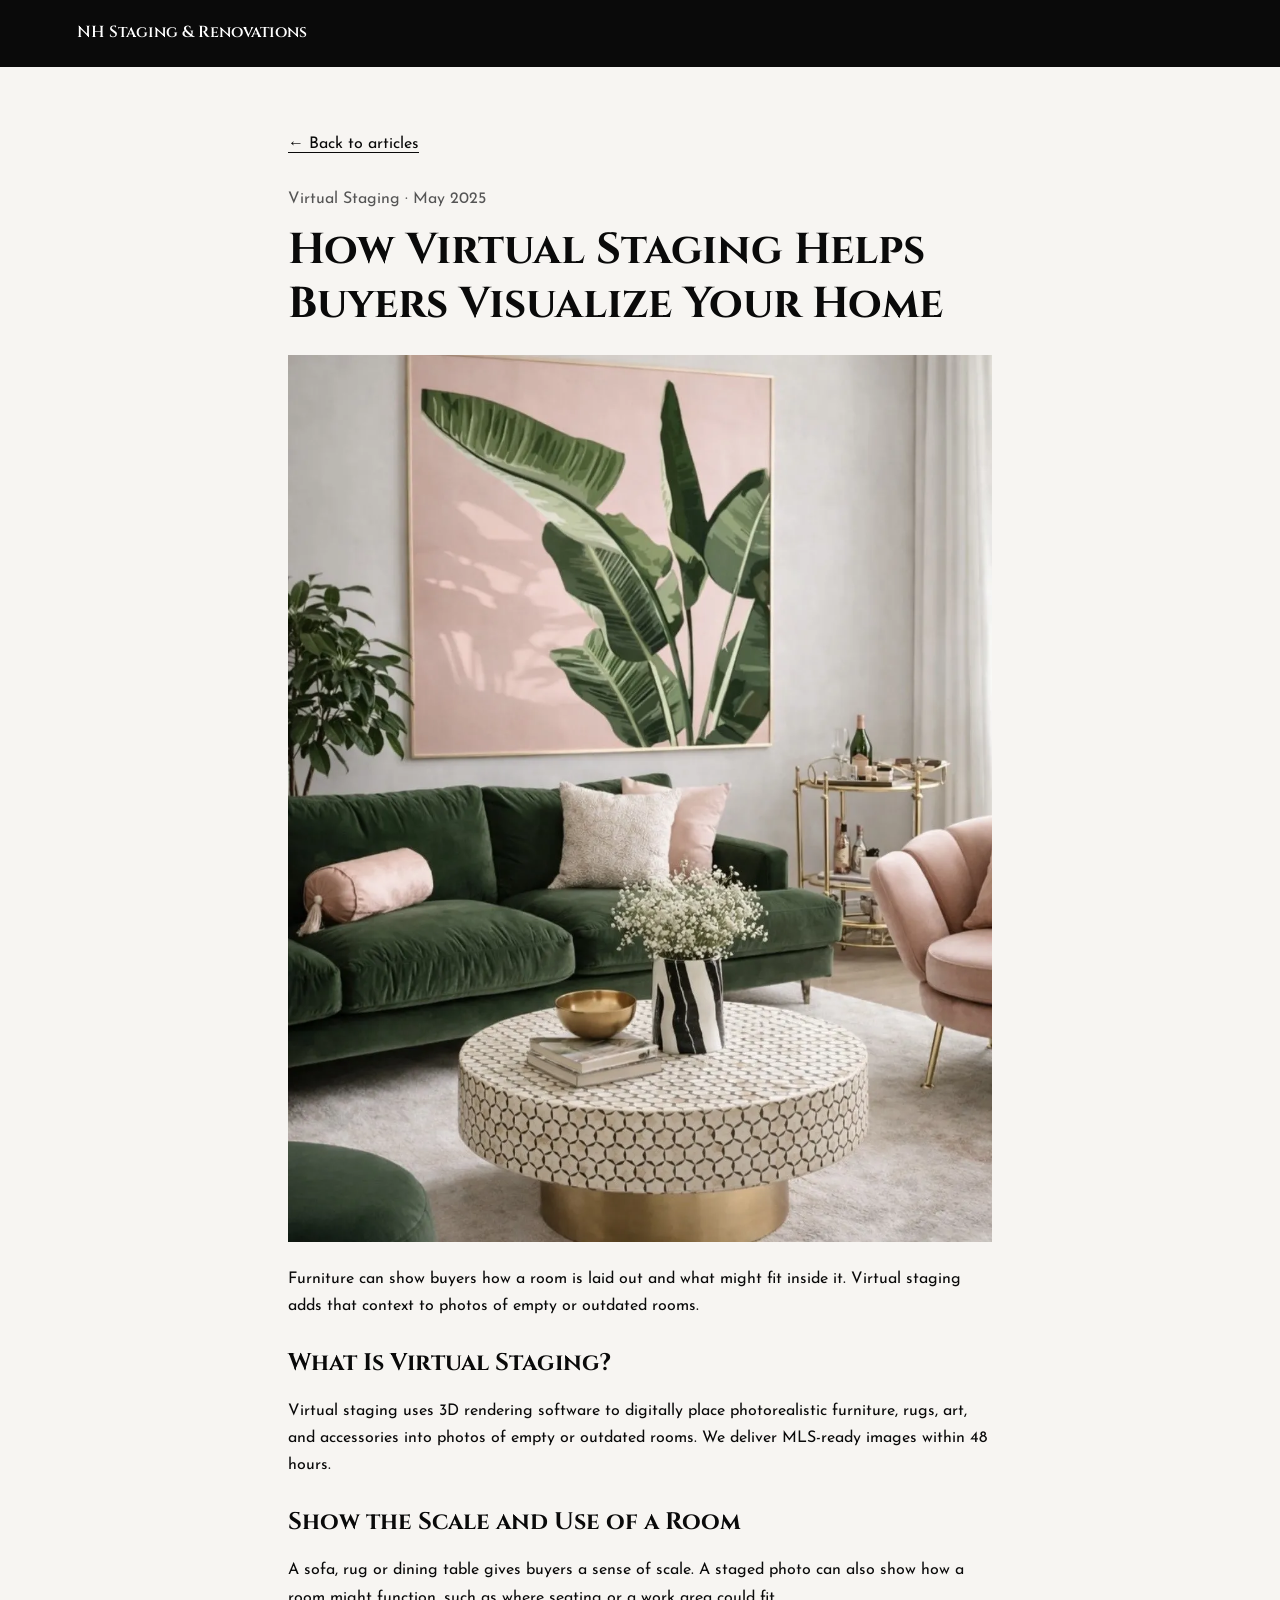
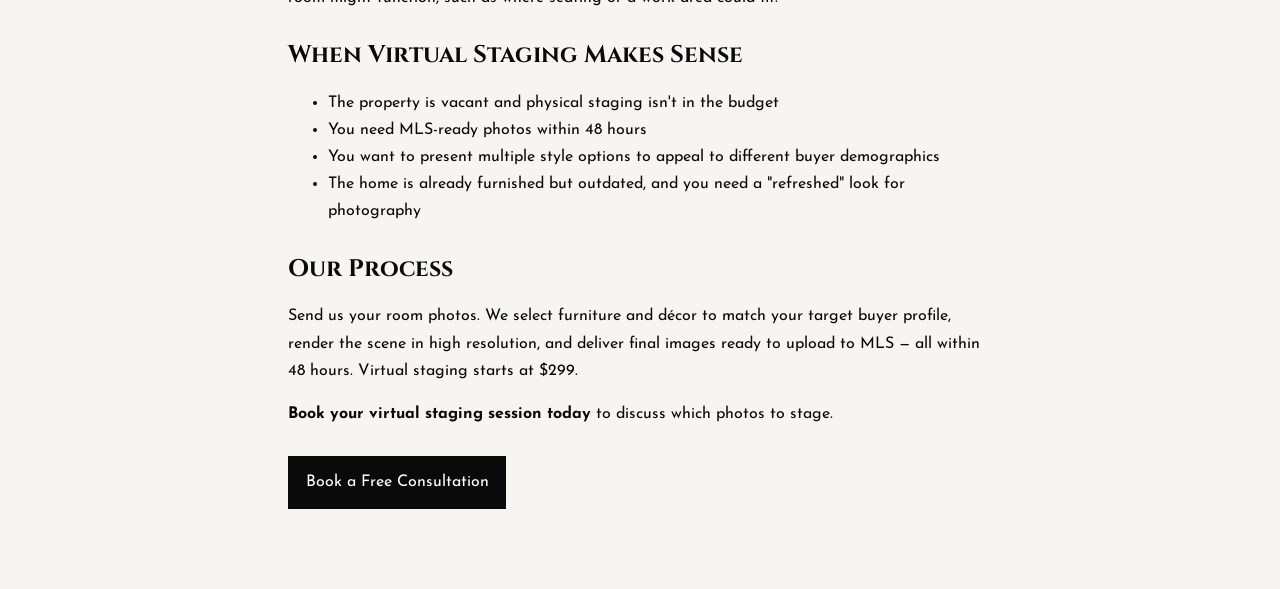
<file: blog/virtual-staging-for-home-listings.html>
<!DOCTYPE html>
<html lang="en-CA">
<head>
    <meta charset="UTF-8">
    <meta name="viewport" content="width=device-width, initial-scale=1">
    <title>How Virtual Staging Helps Buyers Visualize Your Home | NH Staging</title>
    <meta name="description" content="See how virtual staging adds photorealistic furniture to empty rooms and when to use it for MLS listing photos.">
    <link rel="canonical" href="https://nhhomestaging.ca/blog/virtual-staging-for-home-listings.html">
    <link rel="icon" href="../images/logos/favicon.svg" type="image/svg+xml">
    <link rel="stylesheet" href="article.css">
</head>
<body>
    <header class="site-header">
        <a href="../">NH Staging &amp; Renovations</a>
    </header>
    <main>
        <article>
            <a class="back-link" href="../#blog">← Back to articles</a>
            <header>
                <p class="article-meta">Virtual Staging · May 2025</p>
                <h1>How Virtual Staging Helps Buyers Visualize Your Home</h1>
            </header>
            <img class="article-image" src="../images/blog/IMG_5497%281%29.webp" alt="Virtual staging" width="800" height="450">
            <div class="article-body">
                <p>Furniture can show buyers how a room is laid out and what might fit inside it. Virtual staging adds that context to photos of empty or outdated rooms.</p>

                <h2>What Is Virtual Staging?</h2>
                <p>Virtual staging uses 3D rendering software to digitally place photorealistic furniture, rugs, art, and accessories into photos of empty or outdated rooms. We deliver MLS-ready images within 48 hours.</p>

                <h2>Show the Scale and Use of a Room</h2>
                <p>A sofa, rug or dining table gives buyers a sense of scale. A staged photo can also show how a room might function, such as where seating or a work area could fit.</p>

                <h2>When Virtual Staging Makes Sense</h2>
                <ul>
                <li>The property is vacant and physical staging isn't in the budget</li>
                <li>You need MLS-ready photos within 48 hours</li>
                <li>You want to present multiple style options to appeal to different buyer demographics</li>
                <li>The home is already furnished but outdated, and you need a "refreshed" look for photography</li>
                </ul>

                <h2>Our Process</h2>
                <p>Send us your room photos. We select furniture and décor to match your target buyer profile, render the scene in high resolution, and deliver final images ready to upload to MLS — all within 48 hours. Virtual staging starts at $299.</p>

                <p><strong>Book your virtual staging session today</strong> to discuss which photos to stage.</p>
            </div>
            <a class="consultation" href="../#contact">Book a Free Consultation</a>
        </article>
    </main>
</body>
</html>
</file>
<file: blog/article.css>
@import url("https://fonts.googleapis.com/css2?family=Cinzel:wght@500;600;700&family=Josefin+Sans:wght@400;600&display=swap");

* {
    box-sizing: border-box;
}

body {
    margin: 0;
    background: #f7f5f2;
    color: #0a0a0a;
    font: 1rem/1.7 "Josefin Sans", sans-serif;
}

a {
    color: inherit;
    text-underline-offset: 0.24em;
}

.site-header {
    background: #0a0a0a;
    color: #fff;
    padding: 1.2rem clamp(1.25rem, 6vw, 5rem);
}

.site-header a {
    font-family: "Cinzel", Georgia, serif;
    font-weight: 600;
    text-decoration: none;
}

main {
    width: min(100%, 52rem);
    margin-inline: auto;
    padding: clamp(1.25rem, 5vw, 4rem);
}

.back-link {
    display: inline-block;
    margin-bottom: 1.75rem;
}

.article-meta {
    color: #555;
    margin: 0 0 0.65rem;
}

h1, h2 {
    font-family: "Cinzel", Georgia, serif;
    line-height: 1.25;
}

h1 {
    margin: 0 0 1.5rem;
    font-size: clamp(1.65rem, 5vw, 2.7rem);
}

h2 {
    margin-top: 1.75rem;
    font-size: clamp(1.15rem, 3vw, 1.5rem);
}

.article-image {
    display: block;
    width: 100%;
    height: auto;
}

.article-body {
    margin-top: 1.5rem;
}

.consultation {
    display: inline-block;
    margin: 0.75rem 0 1rem;
    padding: 0.8rem 1.1rem;
    background: #0a0a0a;
    color: #fff;
    text-decoration: none;
}

a:focus-visible {
    outline: 2px solid currentColor;
    outline-offset: 4px;
}

.consultation:focus-visible {
    outline-color: #0a0a0a;
}
</file>
